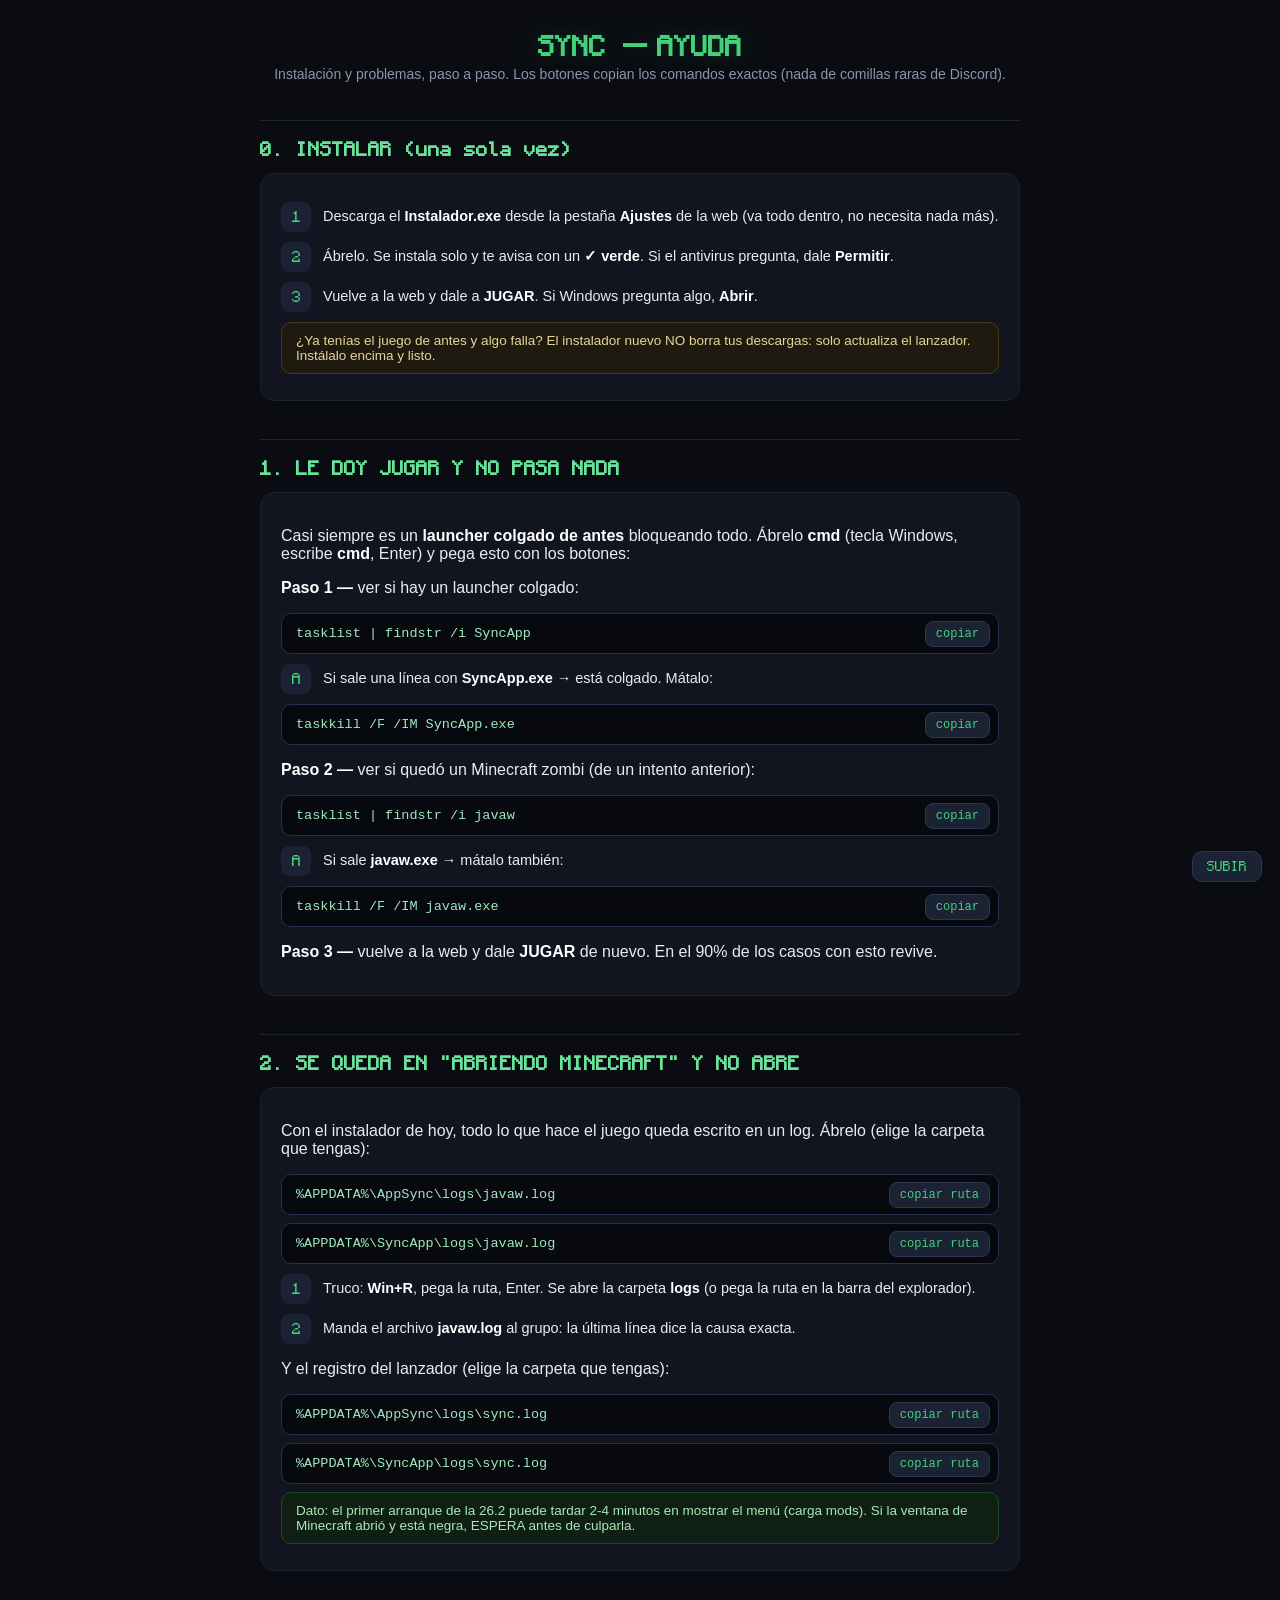
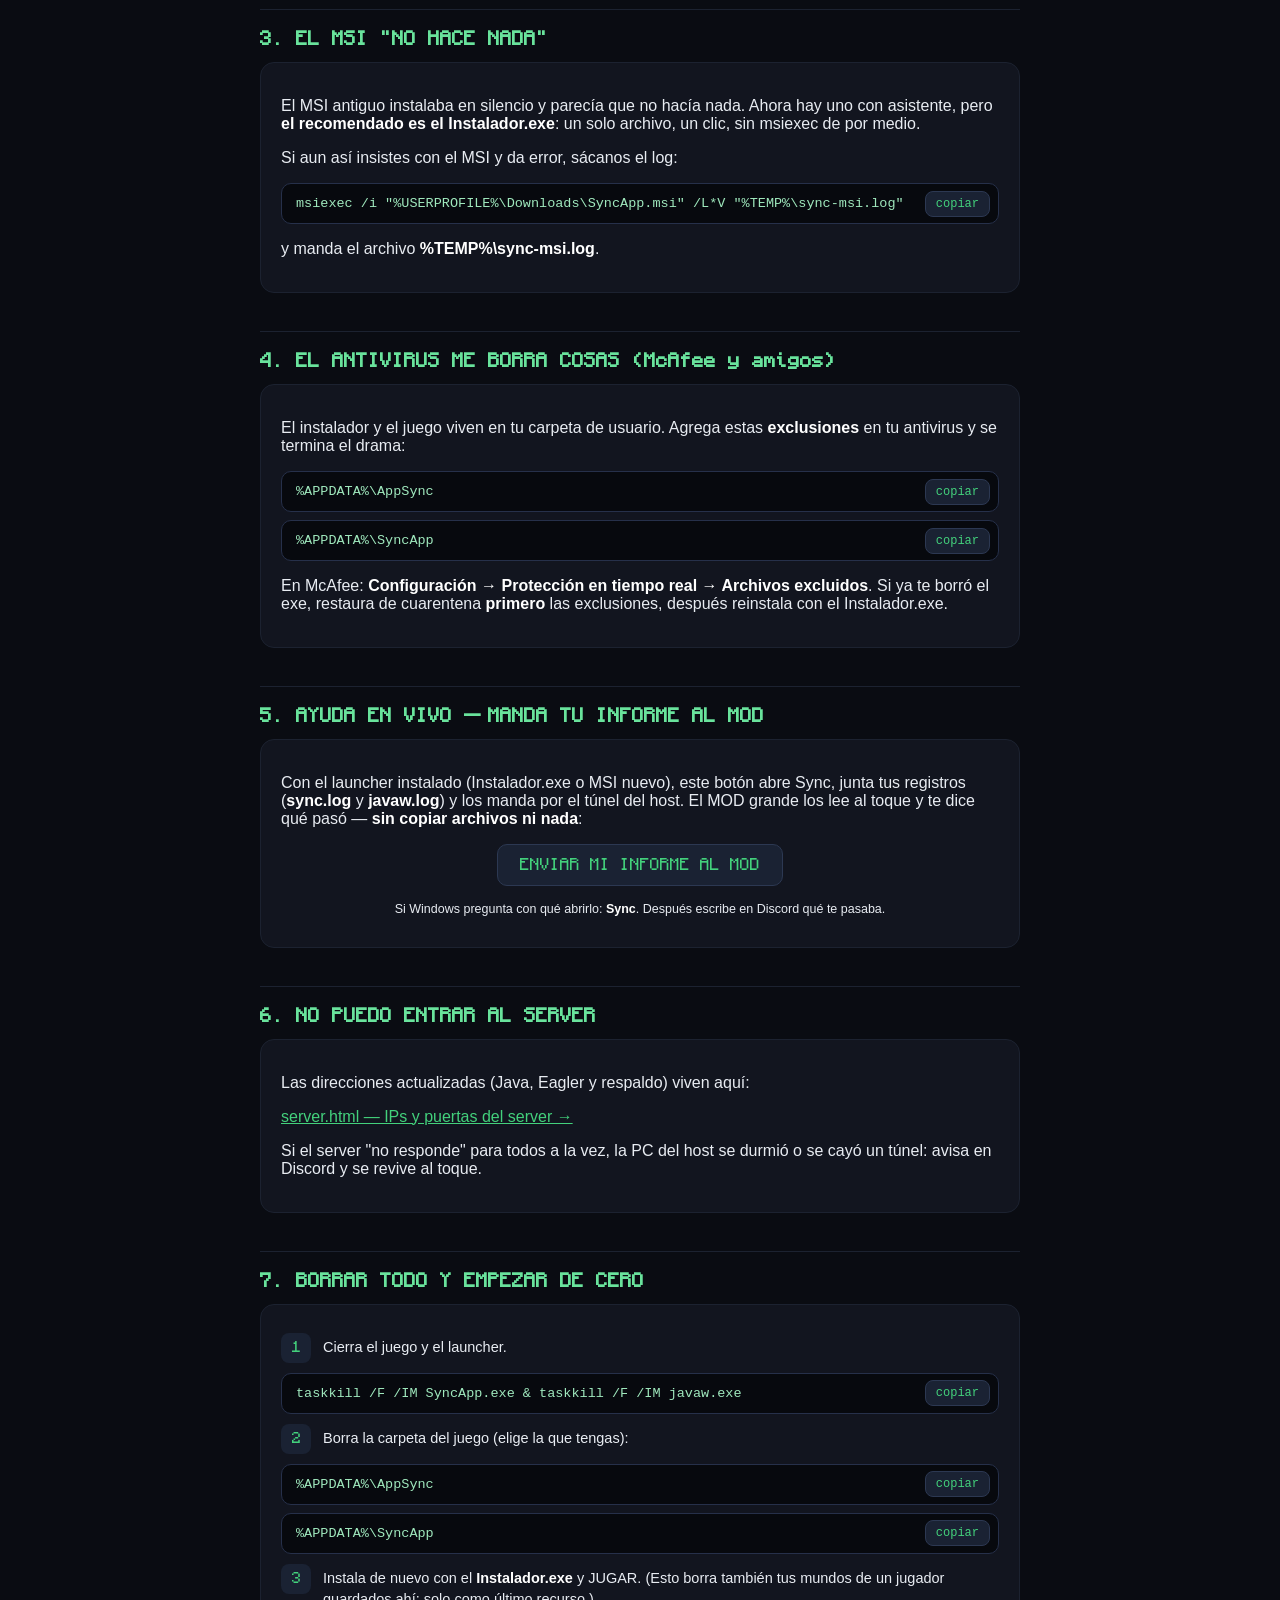
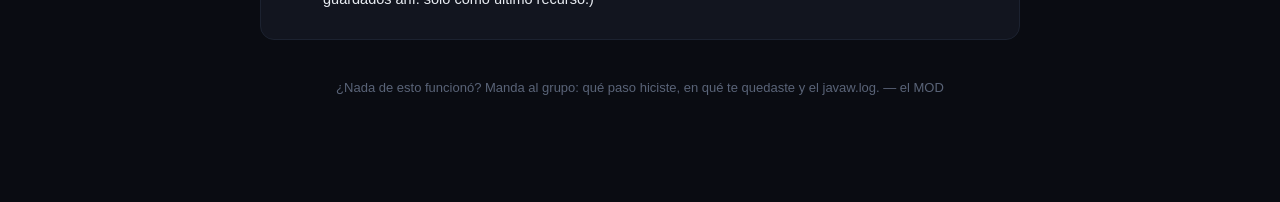
<file: ayuda.html>
<!doctype html>
<html lang="es">
<head>
<meta charset="utf-8">
<meta name="viewport" content="width=device-width, initial-scale=1">
<title>Sync — Ayuda y solución de problemas</title>
<link rel="icon" href="data:image/svg+xml,%3Csvg xmlns='http://www.w3.org/2000/svg' viewBox='0 0 16 16'%3E%3Crect width='16' height='16' fill='%230a0c12'/%3E%3Crect x='2' y='2' width='12' height='12' fill='%2343d17c'/%3E%3Crect x='2' y='2' width='12' height='4' fill='%2369e39c'/%3E%3C/svg%3E">
<link rel="preconnect" href="https://fonts.gstatic.com" crossorigin>
<style>
  @font-face { font-family:'Monocraft'; src:url('fonts/Monocraft.otf') format('opentype'); font-display:swap; }
  * { box-sizing:border-box; }
  body { margin:0; padding:32px 16px 80px; background:#0a0c12; color:#e8ecf2;
         font-family:'Segoe UI',Arial,sans-serif; }
  .wrap { max-width:760px; margin:0 auto; }
  header { text-align:center; margin-bottom:34px; }
  h1 { font-family:'Monocraft',monospace; color:#43d17c; font-size:26px; margin:0 0 6px;
       text-shadow:0 0 24px rgba(67,209,124,.25); }
  header p { color:#8b95a8; margin:0; font-size:14px; }
  h2 { font-family:'Monocraft',monospace; color:#69e39c; font-size:18px; margin:38px 0 12px;
       padding-top:18px; border-top:1px solid #1c2230; }
  .card { background:#12151f; border:1px solid #1c2230; border-radius:14px; padding:18px 20px;
          margin:14px 0; }
  .paso { display:flex; gap:12px; align-items:flex-start; margin:10px 0; }
  .num { font-family:'Monocraft',monospace; background:#1a2233; color:#43d17c; border-radius:8px;
         min-width:30px; height:30px; display:flex; align-items:center; justify-content:center;
         font-size:14px; flex-shrink:0; }
  .paso p { margin:4px 0 0; font-size:14.5px; line-height:1.5; }
  b { color:#ffffff; }
  .cmd { position:relative; background:#07090e; border:1px solid #26304a; border-radius:10px;
         padding:12px 44px 12px 14px; margin:8px 0; font-family:Consolas,monospace;
         font-size:13.5px; color:#9fe8bd; word-break:break-all; }
  .copiar { position:absolute; right:8px; top:50%; transform:translateY(-50%);
            background:#1a2233; color:#43d17c; border:1px solid #2c3852; border-radius:8px;
            padding:5px 10px; cursor:pointer; font-size:12px; font-family:inherit; }
  .copiar:hover { background:#243050; }
  .copiar.ok { color:#7dffa9; border-color:#43d17c; }
  .aviso { background:#1f1a10; border:1px solid #4a3a14; border-radius:10px; padding:10px 14px;
           color:#e8d49a; font-size:13.5px; margin:8px 0; }
  .okv { background:#101f14; border:1px solid #1e4a2a; border-radius:10px; padding:10px 14px;
         color:#a8e8b8; font-size:13.5px; margin:8px 0; }
  a { color:#43d17c; }
  .top { position:fixed; right:18px; bottom:18px; background:#1a2233; color:#43d17c;
         border:1px solid #2c3852; border-radius:10px; padding:8px 14px; cursor:pointer;
         font-family:'Monocraft',monospace; font-size:12px; }
</style>
</head>
<body>
<div class="wrap">
  <header>
    <h1>SYNC — AYUDA</h1>
    <p>Instalación y problemas, paso a paso. Los botones copian los comandos exactos (nada de comillas raras de Discord).</p>
  </header>

  <h2>0. INSTALAR (una sola vez)</h2>
  <div class="card">
    <div class="paso"><div class="num">1</div><p>Descarga el <b>Instalador.exe</b> desde la pestaña <b>Ajustes</b> de la web (va todo dentro, no necesita nada más).</p></div>
    <div class="paso"><div class="num">2</div><p>Ábrelo. Se instala solo y te avisa con un <b>✓ verde</b>. Si el antivirus pregunta, dale <b>Permitir</b>.</p></div>
    <div class="paso"><div class="num">3</div><p>Vuelve a la web y dale a <b>JUGAR</b>. Si Windows pregunta algo, <b>Abrir</b>.</p></div>
    <div class="aviso">¿Ya tenías el juego de antes y algo falla? El instalador nuevo NO borra tus descargas: solo actualiza el lanzador. Instálalo encima y listo.</div>
  </div>

  <h2>1. LE DOY JUGAR Y NO PASA NADA</h2>
  <div class="card">
    <p>Casi siempre es un <b>launcher colgado de antes</b> bloqueando todo. Ábrelo <b>cmd</b> (tecla Windows, escribe <b>cmd</b>, Enter) y pega esto con los botones:</p>
    <p><b>Paso 1 —</b> ver si hay un launcher colgado:</p>
    <div class="cmd"><span class="txt">tasklist | findstr /i SyncApp</span><button class="copiar">copiar</button></div>
    <div class="paso"><div class="num">A</div><p>Si sale una línea con <b>SyncApp.exe</b> → está colgado. Mátalo:</p></div>
    <div class="cmd"><span class="txt">taskkill /F /IM SyncApp.exe</span><button class="copiar">copiar</button></div>
    <p><b>Paso 2 —</b> ver si quedó un Minecraft zombi (de un intento anterior):</p>
    <div class="cmd"><span class="txt">tasklist | findstr /i javaw</span><button class="copiar">copiar</button></div>
    <div class="paso"><div class="num">A</div><p>Si sale <b>javaw.exe</b> → mátalo también:</p></div>
    <div class="cmd"><span class="txt">taskkill /F /IM javaw.exe</span><button class="copiar">copiar</button></div>
    <p><b>Paso 3 —</b> vuelve a la web y dale <b>JUGAR</b> de nuevo. En el 90% de los casos con esto revive.</p>
  </div>

  <h2>2. SE QUEDA EN "ABRIENDO MINECRAFT" Y NO ABRE</h2>
  <div class="card">
    <p>Con el instalador de hoy, todo lo que hace el juego queda escrito en un log. Ábrelo (elige la carpeta que tengas):</p>
    <div class="cmd"><span class="txt">%APPDATA%\AppSync\logs\javaw.log</span><button class="copiar">copiar ruta</button></div>
    <div class="cmd"><span class="txt">%APPDATA%\SyncApp\logs\javaw.log</span><button class="copiar">copiar ruta</button></div>
    <div class="paso"><div class="num">1</div><p>Truco: <b>Win+R</b>, pega la ruta, Enter. Se abre la carpeta <b>logs</b> (o pega la ruta en la barra del explorador).</p></div>
    <div class="paso"><div class="num">2</div><p>Manda el archivo <b>javaw.log</b> al grupo: la última línea dice la causa exacta.</p></div>
    <p>Y el registro del lanzador (elige la carpeta que tengas):</p>
    <div class="cmd"><span class="txt">%APPDATA%\AppSync\logs\sync.log</span><button class="copiar">copiar ruta</button></div>
    <div class="cmd"><span class="txt">%APPDATA%\SyncApp\logs\sync.log</span><button class="copiar">copiar ruta</button></div>
    <div class="okv">Dato: el primer arranque de la 26.2 puede tardar 2-4 minutos en mostrar el menú (carga mods). Si la ventana de Minecraft abrió y está negra, ESPERA antes de culparla.</div>
  </div>

  <h2>3. EL MSI "NO HACE NADA"</h2>
  <div class="card">
    <p>El MSI antiguo instalaba en silencio y parecía que no hacía nada. Ahora hay uno con asistente, pero <b>el recomendado es el Instalador.exe</b>: un solo archivo, un clic, sin msiexec de por medio.</p>
    <p>Si aun así insistes con el MSI y da error, sácanos el log:</p>
    <div class="cmd"><span class="txt">msiexec /i "%USERPROFILE%\Downloads\SyncApp.msi" /L*V "%TEMP%\sync-msi.log"</span><button class="copiar">copiar</button></div>
    <p>y manda el archivo <b>%TEMP%\sync-msi.log</b>.</p>
  </div>

  <h2>4. EL ANTIVIRUS ME BORRA COSAS (McAfee y amigos)</h2>
  <div class="card">
    <p>El instalador y el juego viven en tu carpeta de usuario. Agrega estas <b>exclusiones</b> en tu antivirus y se termina el drama:</p>
    <div class="cmd"><span class="txt">%APPDATA%\AppSync</span><button class="copiar">copiar</button></div>
    <div class="cmd"><span class="txt">%APPDATA%\SyncApp</span><button class="copiar">copiar</button></div>
    <p>En McAfee: <b>Configuración → Protección en tiempo real → Archivos excluidos</b>. Si ya te borró el exe, restaura de cuarentena <b>primero</b> las exclusiones, después reinstala con el Instalador.exe.</p>
  </div>

  <h2>5. AYUDA EN VIVO — MANDA TU INFORME AL MOD</h2>
  <div class="card">
    <p>Con el launcher instalado (Instalador.exe o MSI nuevo), este botón abre Sync, junta tus registros
       (<b>sync.log</b> y <b>javaw.log</b>) y los manda por el túnel del host. El MOD grande los lee al toque
       y te dice qué pasó — <b>sin copiar archivos ni nada</b>:</p>
    <p style="text-align:center;margin:16px 0;">
      <a href="mcq://informe" class="btn" style="display:inline-block;background:#1a2233;border:1px solid #2c3852;
         color:#43d17c;border-radius:10px;padding:12px 22px;font-family:'Monocraft',monospace;
         text-decoration:none;font-size:15px;">ENVIAR MI INFORME AL MOD</a>
    </p>
    <p style="text-align:center;font-size:12.5px;">Si Windows pregunta con qué abrirlo: <b>Sync</b>. Después escribe en Discord qué te pasaba.</p>
  </div>

  <h2>6. NO PUEDO ENTRAR AL SERVER</h2>
  <div class="card">
    <p>Las direcciones actualizadas (Java, Eagler y respaldo) viven aquí:</p>
    <p><a href="server.html">server.html — IPs y puertas del server →</a></p>
    <p>Si el server "no responde" para todos a la vez, la PC del host se durmió o se cayó un túnel: avisa en Discord y se revive al toque.</p>
  </div>

  <h2>7. BORRAR TODO Y EMPEZAR DE CERO</h2>
  <div class="card">
    <div class="paso"><div class="num">1</div><p>Cierra el juego y el launcher.</p></div>
    <div class="cmd"><span class="txt">taskkill /F /IM SyncApp.exe &amp; taskkill /F /IM javaw.exe</span><button class="copiar">copiar</button></div>
    <div class="paso"><div class="num">2</div><p>Borra la carpeta del juego (elige la que tengas):</p></div>
    <div class="cmd"><span class="txt">%APPDATA%\AppSync</span><button class="copiar">copiar</button></div>
    <div class="cmd"><span class="txt">%APPDATA%\SyncApp</span><button class="copiar">copiar</button></div>
    <div class="paso"><div class="num">3</div><p>Instala de nuevo con el <b>Instalador.exe</b> y JUGAR. (Esto borra también tus mundos de un jugador guardados ahí: solo como último recurso.)</p></div>
  </div>

  <p style="text-align:center;margin-top:40px;color:#5a6478;font-size:13px;">
    ¿Nada de esto funcionó? Manda al grupo: qué paso hiciste, en qué te quedaste y el javaw.log. — el MOD
  </p>
</div>
<button class="top" onclick="scrollTo({top:0,behavior:'smooth'})">SUBIR</button>
<script>
  document.querySelectorAll('.copiar').forEach(function(b){
    b.addEventListener('click', function(){
      var texto = b.parentElement.querySelector('.txt').innerText;
      function listo(){ b.textContent='copiado ✓'; b.classList.add('ok');
        setTimeout(function(){ b.textContent='copiar'; b.classList.remove('ok'); }, 1600); }
      if (navigator.clipboard && navigator.clipboard.writeText) {
        navigator.clipboard.writeText(texto).then(listo).catch(function(){ fallback(texto); listo(); });
      } else { fallback(texto); listo(); }
    });
  });
  function fallback(t){
    var ta = document.createElement('textarea'); ta.value = t;
    document.body.appendChild(ta); ta.select();
    try { document.execCommand('copy'); } catch(e){}
    document.body.removeChild(ta);
  }
</script>
</body>
</html>
</file>
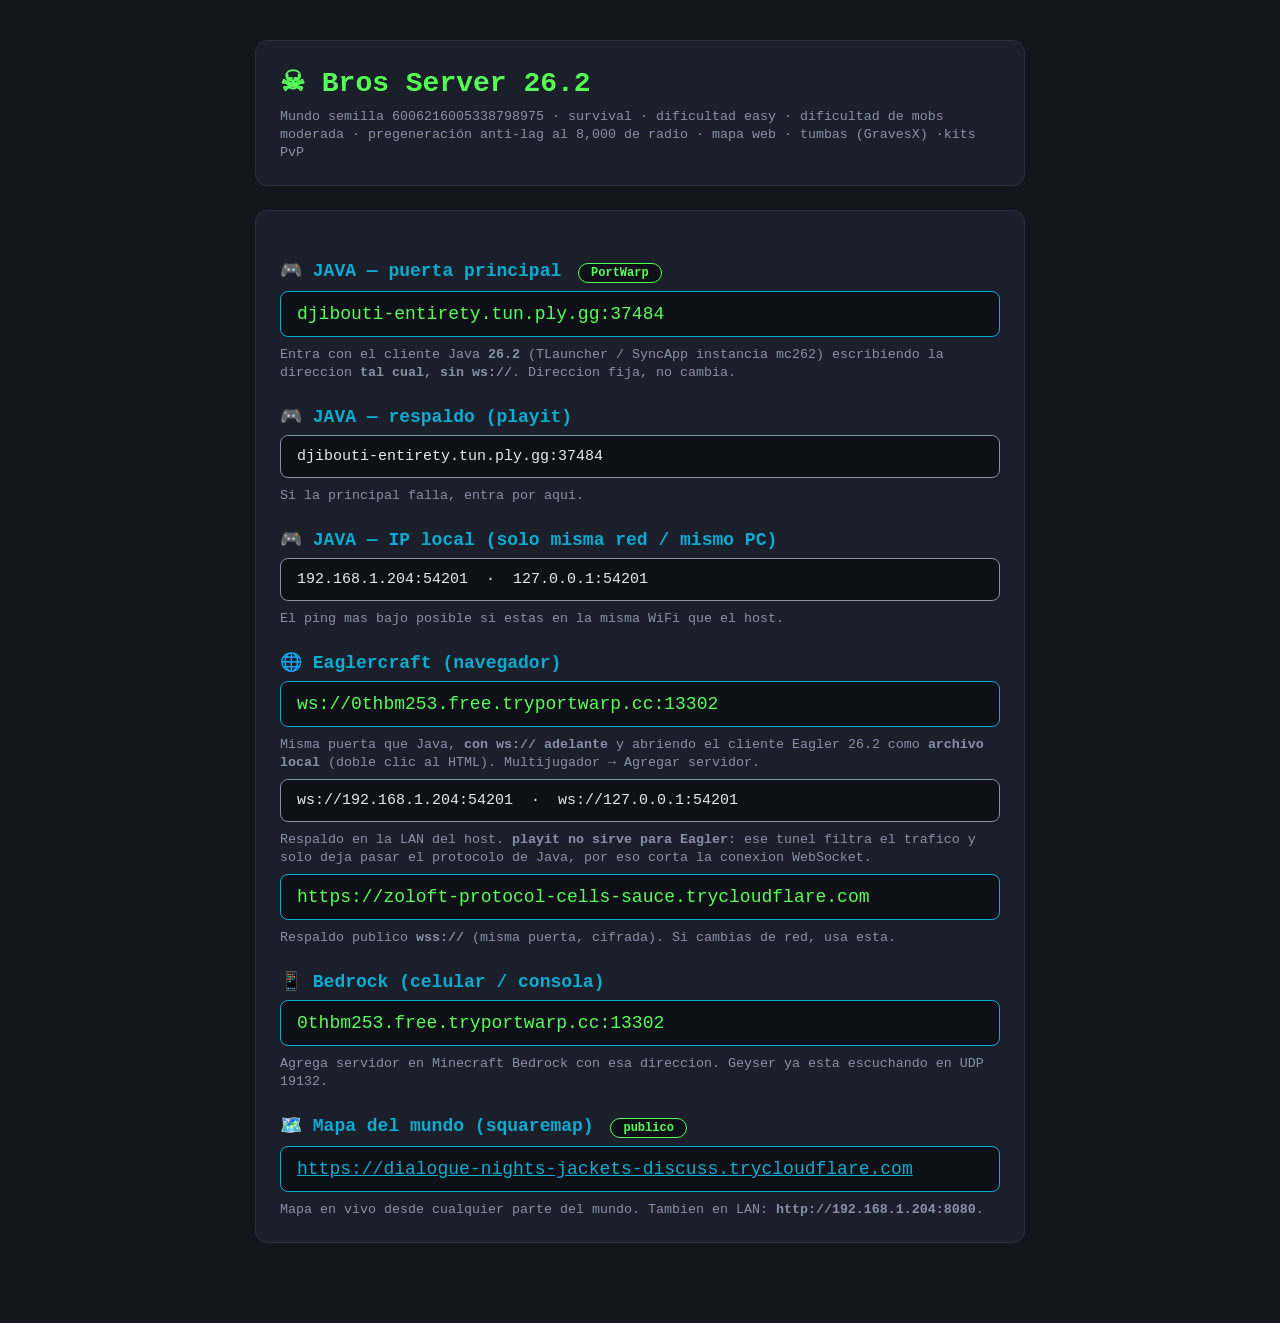
<file: server.html>
<!DOCTYPE html>
<html lang="es">
<head>
<meta charset="utf-8">
<meta name="viewport" content="width=device-width, initial-scale=1">
<title>Bros Server 26.2 — Estado y conexión</title>
<style>
  body { background:#12151c; color:#e8e8e8; font-family:Consolas,monospace; margin:0; padding:40px 20px; }
  .card { max-width:720px; margin:0 auto 24px; background:#1a1f2a; border:1px solid #2a3040; border-radius:12px; padding:24px; }
  h1 { color:#55FF55; font-size:28px; margin:0 0 8px; }
  h2 { color:#09ADD3; font-size:18px; margin:24px 0 8px; }
  .ip { background:#0d1016; border:1px solid #09ADD3; border-radius:8px; padding:12px 16px; font-size:18px; color:#55FF55; margin:8px 0; word-break:break-all; }
  .ip.lan { border-color:#8892a6; color:#e8e8e8; font-size:15px; }
  small { color:#8892a6; }
  a { color:#09ADD3; }
  .tag { display:inline-block; background:#0d1016; border:1px solid #55FF55; color:#55FF55; border-radius:20px; padding:2px 12px; font-size:12px; margin-left:6px; }
</style>
</head>
<body>
<div class="card">
  <h1>☠ Bros Server 26.2</h1>
  <small>Mundo semilla 6006216005338798975 · survival · dificultad easy · dificultad de mobs moderada · pregeneración anti-lag al 8,000 de radio · mapa web · tumbas (GravesX) ·kits PvP</small>
</div>

<div class="card">
  <h2>🎮 JAVA — puerta principal <span class="tag">PortWarp</span></h2>
  <div class="ip">djibouti-entirety.tun.ply.gg:37484</div>
  <small>Entra con el cliente Java <b>26.2</b> (TLauncher / SyncApp instancia mc262) escribiendo la direccion <b>tal cual, sin ws://</b>. Direccion fija, no cambia.</small>
  <h2>🎮 JAVA — respaldo (playit)</h2>
  <div class="ip lan">djibouti-entirety.tun.ply.gg:37484</div>
  <small>Si la principal falla, entra por aqui.</small>
<h2>🎮 JAVA — IP local (solo misma red / mismo PC)</h2>
  <div class="ip lan">192.168.1.204:54201 &nbsp;·&nbsp; 127.0.0.1:54201</div>
  <small>El ping mas bajo posible si estas en la misma WiFi que el host.</small>

<h2>🌐 Eaglercraft (navegador)</h2>
  <div class="ip">ws://0thbm253.free.tryportwarp.cc:13302</div>
  <small>Misma puerta que Java, <b>con ws:// adelante</b> y abriendo el cliente Eagler 26.2 como <b>archivo local</b> (doble clic al HTML). Multijugador → Agregar servidor.</small>
  <div class="ip lan">ws://192.168.1.204:54201 &nbsp;·&nbsp; ws://127.0.0.1:54201</div>
  <small>Respaldo en la LAN del host. <b>playit no sirve para Eagler</b>: ese tunel filtra el trafico y solo deja pasar el protocolo de Java, por eso corta la conexion WebSocket.</small>
  <div class="ip" id="eaglerWss">https://zoloft-protocol-cells-sauce.trycloudflare.com</div>
  <small>Respaldo publico <b>wss://</b> (misma puerta, cifrada). Si cambias de red, usa esta.</small>

<h2>📱 Bedrock (celular / consola)</h2>
  <div class="ip" id="bedrockAddr">0thbm253.free.tryportwarp.cc:13302</div>
  <small>Agrega servidor en Minecraft Bedrock con esa direccion. Geyser ya esta escuchando en UDP 19132.</small>

<h2>🗺️ Mapa del mundo (squaremap) <span class="tag">publico</span></h2>
  <div class="ip"><a id="mapaUrl" href="https://dialogue-nights-jackets-discuss.trycloudflare.com">https://dialogue-nights-jackets-discuss.trycloudflare.com</a></div>
  <small>Mapa en vivo desde cualquier parte del mundo. Tambien en LAN: <b>http://192.168.1.204:8080</b>.</small>
</file>
